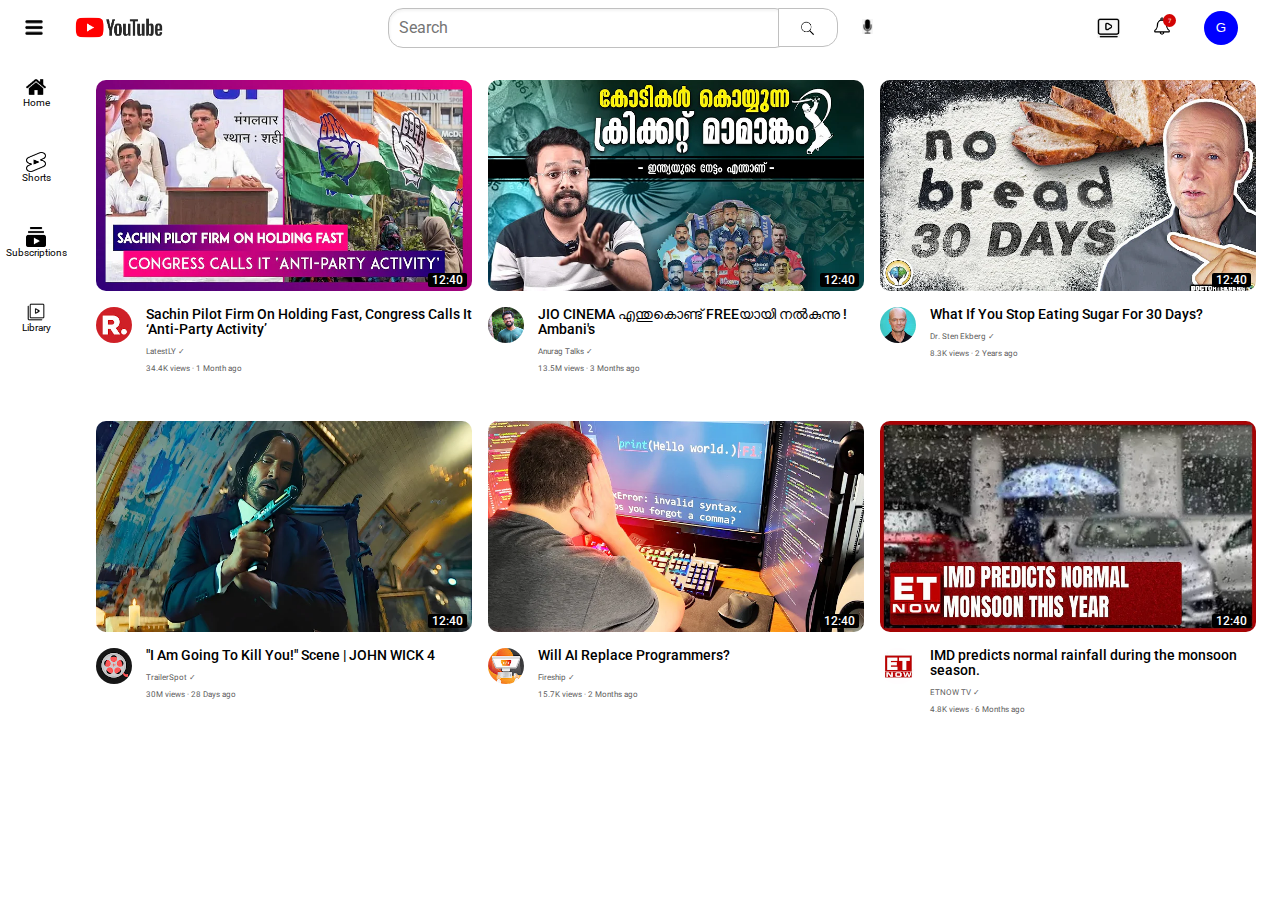
<file: index.html>
<!DOCTYPE html>
<html>
  <head>
    <title>
      YouTube.com Clone
    </title> 
    <link rel="preconnect" href="https://fonts.googleapis.com">
    <link rel="preconnect" href="https://fonts.gstatic.com" crossorigin>
    <link href="https://fonts.googleapis.com/css2?family=Roboto:wght@400;500;700&display=swap" rel="stylesheet">

    <link rel="stylesheet" href="styles/general.css">
    <link rel="stylesheet" href="styles/header.css">
    <link rel="stylesheet" href="styles/video.css">
    <link rel="stylesheet" href="styles/sidebar.css">


  </head>
  <body> 
    <div class="header">
    <div class="left-section">
      <img class="hamberger-menu" src="icon/hamburger.png">
      <img class="youtube-logo" src="icon/YouTubelogo.png">
    </div>
    <div class="middle-section">
      <input class="search-bar" type="text"
    placeholder="Search">
    <button class="searchicon-button">
      <img class="searchicon" src="icon/searchicon1.png">
    </button>
    <button class="voiceicon-button">
      <img class="voiceicon" src="icon/voiceicon.png">
    </button>
    </div>
    <div class="right-section">
     <img class="videocreater-icon" src="icon/videocreater.png">
     <div class="notification-icon-container">
     <img class="notification-icon" src="icon/notification.png">
     <div class="notification-count">
      7
     </div>
     </div>
     <button class="myname-icon">
      G
     </button>
    </div>
    </div>

    <div class="side-bar">
     <div class="sidebar-link">
      <img class="home-icon" src="icon/home3.png">
      <div>Home</div>
     </div>
     <div class="sidebar-link">
      <img class="shorts-icon" src="icon/shorts.png">
      <div>Shorts</div>
     </div>
     <div class="sidebar-link">
      <img class="subscription-icon" src="icon/subscription.png">
      <div>Subscriptions</div>
     </div>
     <div class="sidebar-link">
      <img class="library-icon" src="icon/library.png">
      <div>Library</div>
     </div>
    </div>
    

    <div class="video-grid">
     
        <div class="video-preview">
            <div class="thumbnail-row">
              <img  class="thumbnail" src="thumbnails/first.webp">
              <div class="video-time">
                12:40
              </div>
            </div> 
            <div class="video-info-grid">
            <div class="channel-picture">
              <img class="profile-picture" src="thumbnails/channelprofile/first.jpg" >
            </div> 
            <div class="video-info">
            <p class="video-title">
              Sachin Pilot Firm On Holding Fast, Congress Calls It ‘Anti-Party Activity’
    
            </p>
            <p class="video-author">
              LatestLY &#10003;
            </p>
            
            <p class="video-stats">
              34.4K views &#183; 1 Month ago
            </p>
            </div> 
            </div>
            </div>
            
            <div class="video-preview">
                <div class="thumbnail-row">
                  <img  class="thumbnail" src="thumbnails/second.webp">
                  <div class="video-time">
                    12:40
                  </div>
                </div> 
                <div class="video-info-grid">
                <div class="channel-picture">
                  <img class="profile-picture" src="thumbnails/channelprofile/second.jpg" >
                </div> 
                <div class="video-info">
                <p class="video-title">
                    JIO CINEMA എന്തുകൊണ്ട് FREEയായി നൽകുന്നു ! Ambani's
        
                </p>
                <p class="video-author">
                    Anurag Talks &#10003;
                </p>
                
                <p class="video-stats">
                  13.5M views &#183; 3 Months ago
                </p>
                </div> 
                </div>
                </div>

                <div class="video-preview">
                    <div class="thumbnail-row">
                      <img  class="thumbnail" src="thumbnails/third.webp">
                      <div class="video-time">
                        12:40
                      </div>
                    </div> 
                    <div class="video-info-grid">
                    <div class="channel-picture">
                      <img class="profile-picture" src="thumbnails/channelprofile/third.jpg" >
                    </div> 
                    <div class="video-info">
                    <p class="video-title">
                        What If You Stop Eating Sugar For 30 Days?
            
                    </p>
                    <p class="video-author">
                        Dr. Sten Ekberg &#10003;
                    </p>
                    
                    <p class="video-stats">
                      8.3K views &#183; 2 Years ago
                    </p>
                    </div> 
                    </div>
                    </div>
        
    
        
    
         
    

    <div class="video-preview">
        <div class="thumbnail-row">
          <img  class="thumbnail" src="thumbnails/fourth.webp">
          <div class="video-time">
            12:40
          </div>
        </div> 
        <div class="video-info-grid">
        <div class="channel-picture">
          <img class="profile-picture" src="thumbnails/channelprofile/fourth.jpg" >
        </div> 
        <div class="video-info">
        <p class="video-title">
            "I Am Going To Kill You!" Scene | JOHN WICK 4
        </p>
        <p class="video-author">
            TrailerSpot &#10003;
        </p>
        <p class="video-stats">
          30M views &#183; 28 Days ago
        </p>
        </div> 
        </div>
        </div>
        
        <div class="video-preview">
            <div class="thumbnail-row">
              <img  class="thumbnail" src="thumbnails/fifth.webp">
              <div class="video-time">
                12:40
              </div>
            </div> 
            <div class="video-info-grid">
            <div class="channel-picture">
              <img class="profile-picture" src="thumbnails/channelprofile/fifth.jpg" >
            </div> 
            <div class="video-info">
            <p class="video-title">
                Will AI Replace Programmers?
    
            </p>
            <p class="video-author">
                Fireship &#10003;
            </p>
            
            <p class="video-stats">
              15.7K views &#183; 2 Months ago
            </p>
            </div> 
            </div>
            </div>

            <div class="video-preview">
                <div class="thumbnail-row">
                  <img  class="thumbnail" src="thumbnails/sixth.webp">
                  <div class="video-time">
                    12:40
                  </div>
                </div> 
                <div class="video-info-grid">
                <div class="channel-picture">
                  <img class="profile-picture" src="thumbnails/channelprofile/sixth.jpg" >
                </div> 
                <div class="video-info">
                <p class="video-title">
                    IMD predicts normal rainfall during the monsoon season.
        
                </p>
                <p class="video-author">
                  ETNOW TV &#10003;
                </p>
                
                <p class="video-stats">
                  4.8K views &#183; 6 Months ago
                </p>
                </div> 
                </div>
                </div>
    

    

     
</div>
    
    
     
  </body>
</html>
</file>
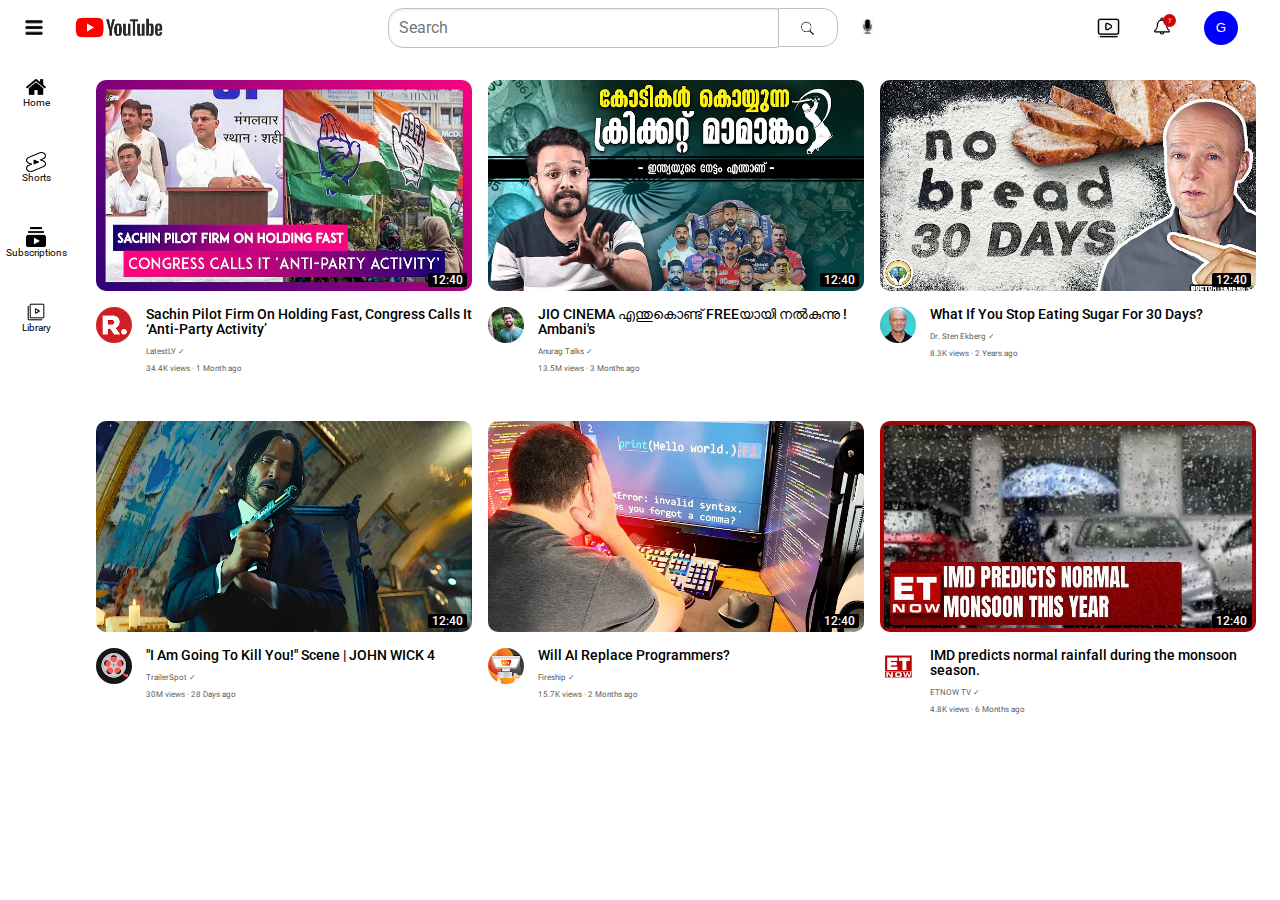
<file: youtube1.html>
<!DOCTYPE html>
<html>
  <head>
    <title>
      YouTube.com Clone
    </title> 
    <link rel="preconnect" href="https://fonts.googleapis.com">
    <link rel="preconnect" href="https://fonts.gstatic.com" crossorigin>
    <link href="https://fonts.googleapis.com/css2?family=Roboto:wght@400;500;700&display=swap" rel="stylesheet">

    <link rel="stylesheet" href="styles/general.css">
    <link rel="stylesheet" href="styles/header.css">
    <link rel="stylesheet" href="styles/video.css">
    <link rel="stylesheet" href="styles/sidebar.css">


  </head>
  <body> 
    <div class="header">
    <div class="left-section">
      <img class="hamberger-menu" src="icon/hamburger.png">
      <img class="youtube-logo" src="icon/YouTubelogo.png">
    </div>
    <div class="middle-section">
      <input class="search-bar" type="text"
    placeholder="Search">
    <button class="searchicon-button">
      <img class="searchicon" src="icon/searchicon1.png">
    </button>
    <button class="voiceicon-button">
      <img class="voiceicon" src="icon/voiceicon.png">
    </button>
    </div>
    <div class="right-section">
     <img class="videocreater-icon" src="icon/videocreater.png">
     <div class="notification-icon-container">
     <img class="notification-icon" src="icon/notification.png">
     <div class="notification-count">
      7
     </div>
     </div>
     <button class="myname-icon">
      G
     </button>
    </div>
    </div>

    <div class="side-bar">
     <div class="sidebar-link">
      <img class="home-icon" src="icon/home3.png">
      <div>Home</div>
     </div>
     <div class="sidebar-link">
      <img class="shorts-icon" src="icon/shorts.png">
      <div>Shorts</div>
     </div>
     <div class="sidebar-link">
      <img class="subscription-icon" src="icon/subscription.png">
      <div>Subscriptions</div>
     </div>
     <div class="sidebar-link">
      <img class="library-icon" src="icon/library.png">
      <div>Library</div>
     </div>
    </div>
    

    <div class="video-grid">
     
        <div class="video-preview">
            <div class="thumbnail-row">
              <img  class="thumbnail" src="thumbnails/first.webp">
              <div class="video-time">
                12:40
              </div>
            </div> 
            <div class="video-info-grid">
            <div class="channel-picture">
              <img class="profile-picture" src="thumbnails/channelprofile/first.jpg" >
            </div> 
            <div class="video-info">
            <p class="video-title">
              Sachin Pilot Firm On Holding Fast, Congress Calls It ‘Anti-Party Activity’
    
            </p>
            <p class="video-author">
              LatestLY &#10003;
            </p>
            
            <p class="video-stats">
              34.4K views &#183; 1 Month ago
            </p>
            </div> 
            </div>
            </div>
            
            <div class="video-preview">
                <div class="thumbnail-row">
                  <img  class="thumbnail" src="thumbnails/second.webp">
                  <div class="video-time">
                    12:40
                  </div>
                </div> 
                <div class="video-info-grid">
                <div class="channel-picture">
                  <img class="profile-picture" src="thumbnails/channelprofile/second.jpg" >
                </div> 
                <div class="video-info">
                <p class="video-title">
                    JIO CINEMA എന്തുകൊണ്ട് FREEയായി നൽകുന്നു ! Ambani's
        
                </p>
                <p class="video-author">
                    Anurag Talks &#10003;
                </p>
                
                <p class="video-stats">
                  13.5M views &#183; 3 Months ago
                </p>
                </div> 
                </div>
                </div>

                <div class="video-preview">
                    <div class="thumbnail-row">
                      <img  class="thumbnail" src="thumbnails/third.webp">
                      <div class="video-time">
                        12:40
                      </div>
                    </div> 
                    <div class="video-info-grid">
                    <div class="channel-picture">
                      <img class="profile-picture" src="thumbnails/channelprofile/third.jpg" >
                    </div> 
                    <div class="video-info">
                    <p class="video-title">
                        What If You Stop Eating Sugar For 30 Days?
            
                    </p>
                    <p class="video-author">
                        Dr. Sten Ekberg &#10003;
                    </p>
                    
                    <p class="video-stats">
                      8.3K views &#183; 2 Years ago
                    </p>
                    </div> 
                    </div>
                    </div>
        
    
        
    
         
    

    <div class="video-preview">
        <div class="thumbnail-row">
          <img  class="thumbnail" src="thumbnails/fourth.webp">
          <div class="video-time">
            12:40
          </div>
        </div> 
        <div class="video-info-grid">
        <div class="channel-picture">
          <img class="profile-picture" src="thumbnails/channelprofile/fourth.jpg" >
        </div> 
        <div class="video-info">
        <p class="video-title">
            "I Am Going To Kill You!" Scene | JOHN WICK 4
        </p>
        <p class="video-author">
            TrailerSpot &#10003;
        </p>
        <p class="video-stats">
          30M views &#183; 28 Days ago
        </p>
        </div> 
        </div>
        </div>
        
        <div class="video-preview">
            <div class="thumbnail-row">
              <img  class="thumbnail" src="thumbnails/fifth.webp">
              <div class="video-time">
                12:40
              </div>
            </div> 
            <div class="video-info-grid">
            <div class="channel-picture">
              <img class="profile-picture" src="thumbnails/channelprofile/fifth.jpg" >
            </div> 
            <div class="video-info">
            <p class="video-title">
                Will AI Replace Programmers?
    
            </p>
            <p class="video-author">
                Fireship &#10003;
            </p>
            
            <p class="video-stats">
              15.7K views &#183; 2 Months ago
            </p>
            </div> 
            </div>
            </div>

            <div class="video-preview">
                <div class="thumbnail-row">
                  <img  class="thumbnail" src="thumbnails/sixth.webp">
                  <div class="video-time">
                    12:40
                  </div>
                </div> 
                <div class="video-info-grid">
                <div class="channel-picture">
                  <img class="profile-picture" src="thumbnails/channelprofile/sixth.jpg" >
                </div> 
                <div class="video-info">
                <p class="video-title">
                    IMD predicts normal rainfall during the monsoon season.
        
                </p>
                <p class="video-author">
                  ETNOW TV &#10003;
                </p>
                
                <p class="video-stats">
                  4.8K views &#183; 6 Months ago
                </p>
                </div> 
                </div>
                </div>
    

    

     
</div>
    
    
     
  </body>
</html>
</file>
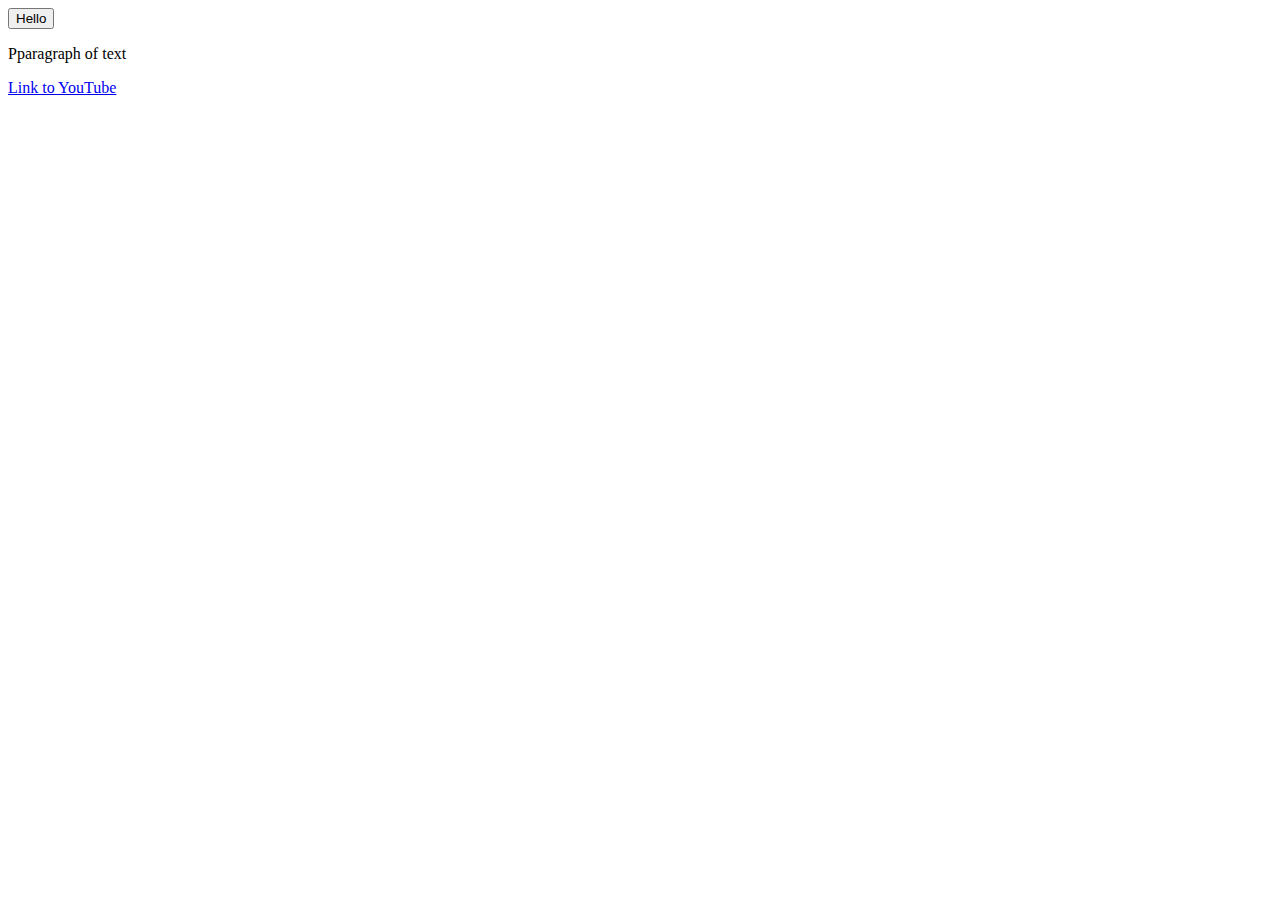
<file: intro-to-html/website.html>
<!DOCTYPE html>
<html>
    <head>
        <title>First website</title>
    </head>
    <body>
        <button>
            Hello
        </button>
        <p>
            Pparagraph of text
        </p>
        <a href="https://www.youtube.com/"
        target="blank">
            Link to YouTube
        </a>
    </body>
</html>
</file>
<file: styles/general.css>
p{
    font-family: Roboto, Arial;
  }
  body{
    margin: 0;
    padding-top: 80px;
    padding-left: 96px;
    padding-right: 24px;
  }
</file>
<file: styles/header.css>
.header{
  height: 55px;  

  display: flex;
  flex-direction: row;
  justify-content: space-between;

  position: fixed;
  top: 0;
  left: 0;
  right: 0;
  z-index: 100;
   background-color: white;
}

  .left-section{ 
    width: 150px;
    display: flex;
    align-items: center;
    }

    .hamberger-menu{
        height: 15px;
        margin-left: 25px;
        margin-right: 20px;
        cursor: pointer;
    }

    .youtube-logo{
        height: 75px;
        cursor: pointer;
    }
    

  .middle-section{
    flex: 1;
    margin-left: 70px;
    margin-right: 35;
    max-width: 500px;
    display: flex;
    align-items: center;
  } 
  .search-bar{
    flex: 1;
    height: 36px;
    padding-left: 10px;
    font-size: 16px;
    border-width: 1px;
    border-style: solid;
    border-color: rgb(192,192,192);
    border-radius: 15px;
    box-shadow: inset 1px 2px 3px rgb( 0, 0, 0, 0.05);
    
  }
  .search-bar::placeholder{
    font-family: Roboto, Arial;
    font-size: 16px;
  }
  .searchicon-button{
    width: 60px;
    height: 39px;
    background-color: rgb(255, 255, 255);
    border-width: 1px;
    border-style: solid;
    border-color: rgb(192,192,192);
    margin-left: -12px;
    margin-right: 10px;
    cursor: pointer;
    border-top-right-radius: 15px;
    border-bottom-right-radius: 15px;
}
.voiceicon-button{
    width: 40px;
    height: 40px; 
    background-color:rgb(255, 255, 255) ;
    border-radius: 20px;
    border: none;
    cursor: pointer;
}
.voiceicon-button:hover{
    background-color: lightgrey;
}
.searchicon{
    height: 15px; 
    margin-top: 4px;
  
    
}
.voiceicon{
    height: 15px;
    background-color: gray;
}
 
  .right-section{
    width: 200px;
    display: flex;   
    align-items: center;
    justify-content: space-between;
    padding-right: 25px;
    }
  .videocreater-icon{
    height: 20px;
    padding-left: 25px;
    margin-left: 17px;
    cursor: pointer;
  }
  .notification-icon{
    height: 20px;
    cursor: pointer;
  }
  .notification-icon-container{
    position: relative;
  }
  .notification-count{
    position: absolute;
    top: -2px;
    right: -5px;
    background-color: rgb(210, 4, 4);
    color: white;
    font-family: Roboto, Arial;
    font-size: 6px;
    padding-left: 5px;
    padding-right: 5px;
    padding-top: 3px;
    padding-bottom: 3px;
    border-radius: 12px;
  }
  .myname-icon{
    width: 34px;
    height: 34px;
    color: rgb(255, 252, 252);
    font-weight: 500;
    background-color: blue;
    border-radius: 17px;
    border: none;
    margin-right: 17px;
    cursor: pointer;
  }
</file>
<file: styles/video.css>
.thumbnail{
    width: 100%;
    border-radius: 10px;
  }
  .thumbnail:hover{
    border-radius: 0;
  }
  
  .video-title{
    margin-top: 0;
    font-size: 14px;
    font-weight: 500;
    line-height: 15px;
    margin-bottom: 10px;
  }
  
  .video-info-grid{
    display: grid;
    grid-template-columns: 50px 1fr;
  }
  
  .profile-picture{
    width: 36px;
    border-radius: 50px;
  }
  .thumbnail-row{
    margin-bottom: 12px;
    position: relative;
  }
  .video-author,
  .video-stats{
    font-size: 8px;
    color: rgb(96,96,96);
  }
  .video-author{
    margin-bottom: 4px;
  }

  .video-grid{
    display: grid;
    grid-template-columns: 1fr 1fr 1fr;
    column-gap: 16px;
    row-gap: 40px;
  }
  @media (max-width: 1000px) {
    .video-grid {
      grid-template-columns: 1fr 1fr;
    }
  }
  .video-time{
    font-family: Roboto, Arial;
    font-size: 12px;
    font-weight: 500;
    padding-left: 4px;
    padding-right: 4px;
    border-radius: 2px;
    background-color: black;
    color: white;
    position: absolute;
    bottom: 8px;
    right: 5px;
  }
</file>
<file: styles/sidebar.css>
.side-bar{
    position: fixed;
    left: 0;
    bottom: 0;
    top: 55px;
    background-color: white;
    width: 72px;
   
}
.sidebar-link{
    height: 75px;
    display: flex;
    justify-content: center;
    align-items: center;
    flex-direction: column;
    cursor: pointer;
  
}
.sidebar-link:hover{
    background-color: lightgray;
}
.home-icon{
   
    width: 20px;
    height: 20px;
}
.shorts-icon{
    width: 20px;
    height: 20px;
}
.subscription-icon{
    width: 20px;
    height: 20px;
}
.library-icon{
    width: 20px;
    height: 20px;
}
.sidebar-link div{
    font-family: Roboto, Arial;
    font-size: 10px;
}
</file>
